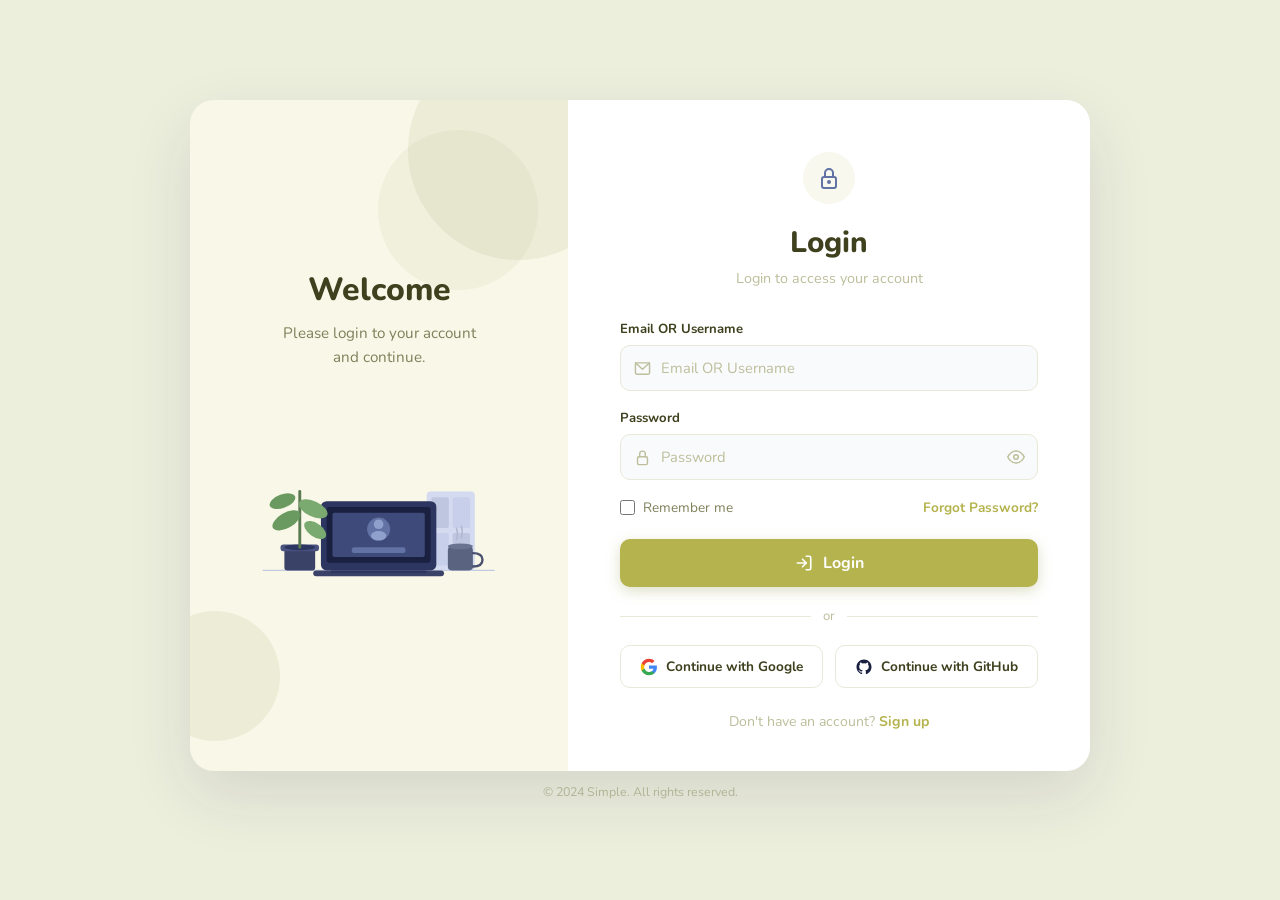
<file: login.html>
<!DOCTYPE html>
<html lang="en">
<head>
  <meta charset="UTF-8" />
  <meta name="viewport" content="width=device-width, initial-scale=1.0"/>
  <title>Login – Simple</title>
  <link href="https://fonts.googleapis.com/css2?family=Nunito:wght@400;500;600;700;800&display=swap" rel="stylesheet"/>
  <link rel="stylesheet" href="https://cdnjs.cloudflare.com/ajax/libs/font-awesome/6.5.1/css/all.min.css">
  <style>
    *, *::before, *::after { box-sizing: border-box; margin: 0; padding: 0; }

    :root {
      --bg-outer:   #edefdd;
      --bg-left:    #f8f7e8;
      --bg-right:   #ffffff;
      --accent:     #b4b34e;
      --accent-hover: #8a894e;
      --text-dark:  #3e401e;
      --text-mid:   #7f805a;
      --text-light: #bdbe9b;
      --border:     #e8e9d8;
      --input-bg:   #f9fafc;
      --circle1:    rgba(157, 164, 98, 0.13);
      --circle2:    rgba(154, 164, 98, 0.09);
      --shadow:     0 24px 64px rgba(30,35,64,.12);
    }

    body {
      min-height: 100vh;
      display: flex;
      align-items: center;
      justify-content: center;
      background: var(--bg-outer);
      font-family: 'Nunito', sans-serif;
      padding: 24px;
    }

    /* ── Card ── */
    .card {
      display: flex;
      width: 100%;
      max-width: 900px;
      min-height: 560px;
      border-radius: 24px;
      overflow: hidden;
      box-shadow: var(--shadow);
      animation: fadeUp .55s cubic-bezier(.22,1,.36,1) both;
    }

    @keyframes fadeUp {
      from { opacity: 0; transform: translateY(28px); }
      to   { opacity: 1; transform: translateY(0); }
    }

    /* ── Left panel ── */
    .panel-left {
      flex: 0 0 42%;
      background: var(--bg-left);
      display: flex;
      flex-direction: column;
      align-items: center;
      justify-content: center;
      padding: 48px 36px;
      position: relative;
      overflow: hidden;
    }

    .deco-circle {
      position: absolute;
      border-radius: 50%;
      pointer-events: none;
    }
    .deco-circle-1 {
      width: 220px; height: 220px;
      background: var(--circle1);
      top: -60px; right: -60px;
    }
    .deco-circle-2 {
      width: 160px; height: 160px;
      background: var(--circle2);
      top: 30px; right: 30px;
    }
    .deco-circle-3 {
      width: 130px; height: 130px;
      background: var(--circle1);
      bottom: 30px; left: -40px;
    }

    .welcome-text {
      text-align: center;
      position: relative;
      z-index: 1;
      margin-bottom: 36px;
    }
    .welcome-text h1 {
      font-size: 2rem;
      font-weight: 800;
      color: var(--text-dark);
      margin-bottom: 10px;
    }
    .welcome-text p {
      font-size: .95rem;
      color: var(--text-mid);
      line-height: 1.6;
    }

    /* Illustration */
    .illustration {
      width: 88%;
      max-width: 280px;
      position: relative;
      z-index: 1;
    }

    /* SVG illustration pieces */
    .scene {
      width: 100%;
    }

    /* ── Right panel ── */
    .panel-right {
      flex: 1;
      background: var(--bg-right);
      display: flex;
      flex-direction: column;
      align-items: center;
      justify-content: center;
      padding: 52px 52px 40px;
    }

    .lock-icon {
      width: 52px; height: 52px;
      background: #f8f8ee;
      border-radius: 50%;
      display: flex; align-items: center; justify-content: center;
      margin-bottom: 18px;
    }
    .lock-icon svg { width: 24px; height: 24px; }

    .panel-right h2 {
      font-size: 1.85rem;
      font-weight: 800;
      color: var(--text-dark);
      margin-bottom: 6px;
    }
    .panel-right .subtitle {
      font-size: .9rem;
      color: var(--text-light);
      margin-bottom: 32px;
    }

    /* Form */
    .form { width: 100%; }

    .field { margin-bottom: 18px; }
    .field label {
      display: block;
      font-size: .82rem;
      font-weight: 700;
      color: var(--text-dark);
      margin-bottom: 7px;
    }

    .input-wrap {
      position: relative;
      display: flex;
      align-items: center;
    }
    .input-wrap svg.icon-left {
      position: absolute;
      left: 14px;
      width: 17px; height: 17px;
      color: var(--text-light);
      pointer-events: none;
    }
    .input-wrap input {
      width: 100%;
      padding: 12px 42px 12px 40px;
      border: 1.5px solid var(--border);
      border-radius: 10px;
      background: var(--input-bg);
      font-family: 'Nunito', sans-serif;
      font-size: .92rem;
      color: var(--text-dark);
      outline: none;
      transition: border-color .2s, box-shadow .2s;
    }
    .input-wrap input::placeholder { color: var(--text-light); }
    .input-wrap input:focus {
      border-color: var(--accent);
      box-shadow: 0 0 0 3px rgba(157, 164, 98, 0.15);
      background: #fff;
    }
    .btn-eye {
      position: absolute;
      right: 13px;
      background: none;
      border: none;
      cursor: pointer;
      color: var(--text-light);
      display: flex; align-items: center;
      transition: color .2s;
    }
    .btn-eye:hover { color: var(--accent); }
    .btn-eye svg { width: 18px; height: 18px; }

    /* Remember + Forgot */
    .row-extra {
      display: flex;
      align-items: center;
      justify-content: space-between;
      margin-bottom: 22px;
    }
    .remember {
      display: flex;
      align-items: center;
      gap: 8px;
      font-size: .85rem;
      color: var(--text-mid);
      cursor: pointer;
    }
    .remember input[type="checkbox"] {
      width: 15px; height: 15px;
      accent-color: var(--accent);
      cursor: pointer;
    }
    .forgot {
      font-size: .85rem;
      font-weight: 700;
      color: var(--accent);
      text-decoration: none;
      transition: color .2s;
    }
    .forgot:hover { color: var(--accent-hover); }

    /* Login button */
    .btn-login {
      width: 100%;
      padding: 13px;
      background: var(--accent);
      color: #fff;
      border: none;
      border-radius: 10px;
      font-family: 'Nunito', sans-serif;
      font-size: 1rem;
      font-weight: 700;
      cursor: pointer;
      display: flex;
      align-items: center;
      justify-content: center;
      gap: 10px;
      transition: background .2s, transform .15s, box-shadow .2s;
      box-shadow: 0 4px 14px rgba(160, 164, 98, 0.35);
    }
    .btn-login:hover {
      background: var(--accent-hover);
      box-shadow: 0 6px 20px rgba(160, 164, 98, 0.45);
      transform: translateY(-1px);
    }
    .btn-login:active { transform: translateY(0); }
    .btn-login svg { width: 18px; height: 18px; }

    /* Divider */
    .divider {
      display: flex;
      align-items: center;
      gap: 12px;
      margin: 20px 0;
      color: var(--text-light);
      font-size: .82rem;
    }
    .divider::before, .divider::after {
      content: '';
      flex: 1;
      height: 1px;
      background: var(--border);
    }

    /* Social buttons */
    .social-row {
      display: flex;
      gap: 12px;
      margin-bottom: 24px;
    }
    .btn-social {
      flex: 1;
      padding: 11px 12px;
      border: 1.5px solid var(--border);
      border-radius: 10px;
      background: #fff;
      font-family: 'Nunito', sans-serif;
      font-size: .85rem;
      font-weight: 700;
      color: var(--text-dark);
      cursor: pointer;
      display: flex;
      align-items: center;
      justify-content: center;
      gap: 8px;
      transition: border-color .2s, box-shadow .2s, transform .15s;
    }
    .btn-social:hover {
      border-color: var(--accent);
      box-shadow: 0 3px 10px rgba(154, 164, 98, 0.15);
      transform: translateY(-1px);
    }
    .btn-social svg { width: 18px; height: 18px; }

    .signup-row {
      font-size: .88rem;
      color: var(--text-light);
    }
    .signup-row a {
      font-weight: 700;
      color: var(--accent);
      text-decoration: none;
      transition: color .2s;
    }
    .signup-row a:hover { color: var(--accent-hover); }

    /* Footer */
    .footer {
      width: 100%;
      text-align: center;
      padding: 16px;
      background: #f4f6fb;
      font-size: .78rem;
      color: var(--text-light);
      border-top: 1px solid var(--border);
    }

    /* Outer footer below card */
    .page-footer {
      width: 100%;
      max-width: 900px;
      text-align: center;
      margin-top: 12px;
      font-size: .78rem;
      color: #babe9b;
    }

    /* Responsive */
    @media (max-width: 640px) {
      .panel-left { display: none; }
      .panel-right { padding: 40px 28px; }
    }
  </style>
</head>
<body>

  <div style="width:100%;max-width:900px;">
    <div class="card">

      <!-- LEFT PANEL -->
      <div class="panel-left">
        <div class="deco-circle deco-circle-1"></div>
        <div class="deco-circle deco-circle-2"></div>
        <div class="deco-circle deco-circle-3"></div>

        <div class="welcome-text">
          <h1>Welcome</h1>
          <p>Please login to your account<br>and continue.</p>
        </div>

        <!-- SVG Illustration -->
        <div class="illustration">
          <svg class="scene" viewBox="0 0 280 200" fill="none" xmlns="http://www.w3.org/2000/svg">
            <!-- Floor line -->
            <line x1="20" y1="172" x2="260" y2="172" stroke="#c2cae0" stroke-width="1.5" stroke-linecap="round"/>

            <!-- Bookshelf / cabinet background -->
            <rect x="190" y="90" width="50" height="82" rx="4" fill="#d4daf0"/>
            <rect x="195" y="96" width="18" height="32" rx="2" fill="#bec6e0"/>
            <rect x="217" y="96" width="18" height="32" rx="2" fill="#c8cfea"/>
            <rect x="195" y="133" width="18" height="34" rx="2" fill="#c8cfea"/>
            <rect x="217" y="133" width="18" height="34" rx="2" fill="#bec6e0"/>

            <!-- Laptop body -->
            <rect x="80" y="100" width="120" height="72" rx="6" fill="#2d3561"/>
            <!-- Screen bezel -->
            <rect x="86" y="106" width="108" height="58" rx="3" fill="#1a2040"/>
            <!-- Screen content -->
            <rect x="92" y="112" width="96" height="46" rx="2" fill="#3d4a7a"/>
            <!-- Avatar circle on screen -->
            <circle cx="140" cy="129" r="12" fill="#6272a4"/>
            <circle cx="140" cy="124" r="5" fill="#8fa0cc"/>
            <ellipse cx="140" cy="136" rx="8" ry="5" fill="#8fa0cc"/>
            <!-- Login bar on screen -->
            <rect x="112" y="148" width="56" height="6" rx="3" fill="#6272a4"/>

            <!-- Laptop base/keyboard -->
            <rect x="72" y="172" width="136" height="6" rx="3" fill="#3a4268"/>
            <rect x="90" y="172" width="100" height="3" rx="1.5" fill="#2d3561"/>

            <!-- Coffee mug -->
            <rect x="212" y="147" width="26" height="25" rx="4" fill="#5a6380"/>
            <path d="M238 154 Q248 154 248 161 Q248 168 238 168" stroke="#4a5270" stroke-width="2.5" fill="none" stroke-linecap="round"/>
            <!-- Mug top highlight -->
            <ellipse cx="225" cy="147" rx="13" ry="3" fill="#6a7490"/>
            <!-- Steam -->
            <path d="M221 140 Q223 134 221 128" stroke="#b0b8d0" stroke-width="1.5" fill="none" stroke-linecap="round"/>
            <path d="M226 138 Q228 132 226 126" stroke="#b0b8d0" stroke-width="1.5" fill="none" stroke-linecap="round"/>

            <!-- Plant pot -->
            <rect x="42" y="148" width="32" height="24" rx="3" fill="#3a4268"/>
            <!-- Pot rim -->
            <rect x="38" y="145" width="40" height="7" rx="3" fill="#4a5280"/>
            <!-- Soil -->
            <ellipse cx="58" cy="148" rx="16" ry="3" fill="#2d3561"/>
            <!-- Stem -->
            <line x1="58" y1="148" x2="58" y2="90" stroke="#5a7a50" stroke-width="3" stroke-linecap="round"/>
            <!-- Leaves -->
            <ellipse cx="44" cy="120" rx="16" ry="8" fill="#6a9a60" transform="rotate(-30 44 120)"/>
            <ellipse cx="72" cy="108" rx="16" ry="8" fill="#7aaa70" transform="rotate(25 72 108)"/>
            <ellipse cx="40" cy="100" rx="14" ry="7" fill="#6a9a60" transform="rotate(-20 40 100)"/>
            <ellipse cx="74" cy="130" rx="13" ry="7" fill="#7aaa70" transform="rotate(35 74 130)"/>
          </svg>
        </div>
      </div>

      <!-- RIGHT PANEL -->
      <div class="panel-right">

        <div class="lock-icon">
          <svg viewBox="0 0 24 24" fill="none" stroke="#6272a4" stroke-width="2" stroke-linecap="round" stroke-linejoin="round">
            <rect x="5" y="11" width="14" height="11" rx="2"/>
            <path d="M8 11V7a4 4 0 0 1 8 0v4"/>
            <circle cx="12" cy="16" r="1" fill="#6272a4"/>
          </svg>
        </div>

        <h2>Login</h2>
        <p class="subtitle">Login to access your account</p>

        <div class="form">

          <!-- Email field -->
          <div class="field">
            <label for="email">Email OR Username</label>
            <div class="input-wrap">
              <svg class="icon-left" viewBox="0 0 24 24" fill="none" stroke="currentColor" stroke-width="2" stroke-linecap="round" stroke-linejoin="round">
                <rect x="2" y="4" width="20" height="16" rx="2"/>
                <polyline points="2,4 12,13 22,4"/>
              </svg>
              <input type="text" id="email" placeholder="Email OR Username" autocomplete="username"/>
            </div>
          </div>

          <!-- Password field -->
          <div class="field">
            <label for="password">Password</label>
            <div class="input-wrap">
              <svg class="icon-left" viewBox="0 0 24 24" fill="none" stroke="currentColor" stroke-width="2" stroke-linecap="round" stroke-linejoin="round">
                <rect x="5" y="11" width="14" height="11" rx="2"/>
                <path d="M8 11V7a4 4 0 0 1 8 0v4"/>
              </svg>
              <input type="password" id="password" placeholder="Password" autocomplete="current-password"/>
              <button class="btn-eye" type="button" onclick="togglePassword()" title="Show/Hide password">
                <svg id="eye-icon" viewBox="0 0 24 24" fill="none" stroke="currentColor" stroke-width="2" stroke-linecap="round" stroke-linejoin="round">
                  <path d="M1 12s4-8 11-8 11 8 11 8-4 8-11 8-11-8-11-8z"/>
                  <circle cx="12" cy="12" r="3"/>
                </svg>
              </button>
            </div>
          </div>

          <!-- Remember + Forgot -->
          <div class="row-extra">
            <label class="remember">
              <input type="checkbox" id="remember"/>
              Remember me
            </label>
            <a href="#" class="forgot">Forgot Password?</a>
          </div>

          <!-- Login button -->
          <button class="btn-login" type="button">
            <svg viewBox="0 0 24 24" fill="none" stroke="currentColor" stroke-width="2.2" stroke-linecap="round" stroke-linejoin="round">
              <path d="M15 3h4a2 2 0 0 1 2 2v14a2 2 0 0 1-2 2h-4"/>
              <polyline points="10 17 15 12 10 7"/>
              <line x1="15" y1="12" x2="3" y2="12"/>
            </svg>
            Login
          </button>

          <!-- Divider -->
          <div class="divider">or</div>

          <!-- Social -->
          <div class="social-row">
            <button class="btn-social" type="button">
              <!-- Google G -->
              <svg viewBox="0 0 24 24" xmlns="http://www.w3.org/2000/svg">
                <path d="M22.56 12.25c0-.78-.07-1.53-.2-2.25H12v4.26h5.92c-.26 1.37-1.04 2.53-2.21 3.31v2.77h3.57c2.08-1.92 3.28-4.74 3.28-8.09z" fill="#4285F4"/>
                <path d="M12 23c2.97 0 5.46-.98 7.28-2.66l-3.57-2.77c-.98.66-2.23 1.06-3.71 1.06-2.86 0-5.29-1.93-6.16-4.53H2.18v2.84C3.99 20.53 7.7 23 12 23z" fill="#34A853"/>
                <path d="M5.84 14.09c-.22-.66-.35-1.36-.35-2.09s.13-1.43.35-2.09V7.07H2.18C1.43 8.55 1 10.22 1 12s.43 3.45 1.18 4.93l3.66-2.84z" fill="#FBBC05"/>
                <path d="M12 5.38c1.62 0 3.06.56 4.21 1.64l3.15-3.15C17.45 2.09 14.97 1 12 1 7.7 1 3.99 3.47 2.18 7.07l3.66 2.84c.87-2.6 3.3-4.53 6.16-4.53z" fill="#EA4335"/>
              </svg>
              Continue with Google
            </button>

            <button class="btn-social" type="button">
              <!-- GitHub -->
              <svg viewBox="0 0 24 24" fill="#1a2040" xmlns="http://www.w3.org/2000/svg">
                <path d="M12 2C6.477 2 2 6.477 2 12c0 4.418 2.865 8.166 6.839 9.489.5.092.682-.217.682-.482 0-.237-.009-.868-.013-1.703-2.782.604-3.369-1.34-3.369-1.34-.454-1.155-1.11-1.463-1.11-1.463-.908-.62.069-.608.069-.608 1.003.07 1.531 1.03 1.531 1.03.892 1.529 2.341 1.087 2.91.831.092-.646.35-1.086.636-1.336-2.22-.253-4.555-1.11-4.555-4.943 0-1.091.39-1.984 1.029-2.683-.103-.253-.446-1.27.098-2.647 0 0 .84-.269 2.75 1.025A9.578 9.578 0 0 1 12 6.836a9.59 9.59 0 0 1 2.504.337c1.909-1.294 2.747-1.025 2.747-1.025.546 1.377.202 2.394.1 2.647.64.699 1.028 1.592 1.028 2.683 0 3.842-2.339 4.687-4.566 4.935.359.309.678.919.678 1.852 0 1.336-.012 2.415-.012 2.743 0 .267.18.578.688.48C19.138 20.163 22 16.418 22 12c0-5.523-4.477-10-10-10z"/>
              </svg>
              Continue with GitHub
            </button>
          </div>

          <div class="signup-row" style="text-align:center;">
            Don't have an account? <a href="sign up.html">Sign up</a>
          </div>

        </div>
      </div>
    </div>

    <!-- Footer -->
    <div class="page-footer">© 2024 Simple. All rights reserved.</div>
  </div>

  <script>
    function togglePassword() {
      const input = document.getElementById('password');
      const icon  = document.getElementById('eye-icon');
      if (input.type === 'password') {
        input.type = 'text';
        icon.innerHTML = `
          <path d="M17.94 17.94A10.07 10.07 0 0 1 12 20c-7 0-11-8-11-8a18.45 18.45 0 0 1 5.06-5.94"/>
          <path d="M9.9 4.24A9.12 9.12 0 0 1 12 4c7 0 11 8 11 8a18.5 18.5 0 0 1-2.16 3.19"/>
          <line x1="1" y1="1" x2="23" y2="23"/>`;
      } else {
        input.type = 'password';
        icon.innerHTML = `
          <path d="M1 12s4-8 11-8 11 8 11 8-4 8-11 8-11-8-11-8z"/>
          <circle cx="12" cy="12" r="3"/>`;
      }
    }
  </script>
</body>
</html>
</file>
